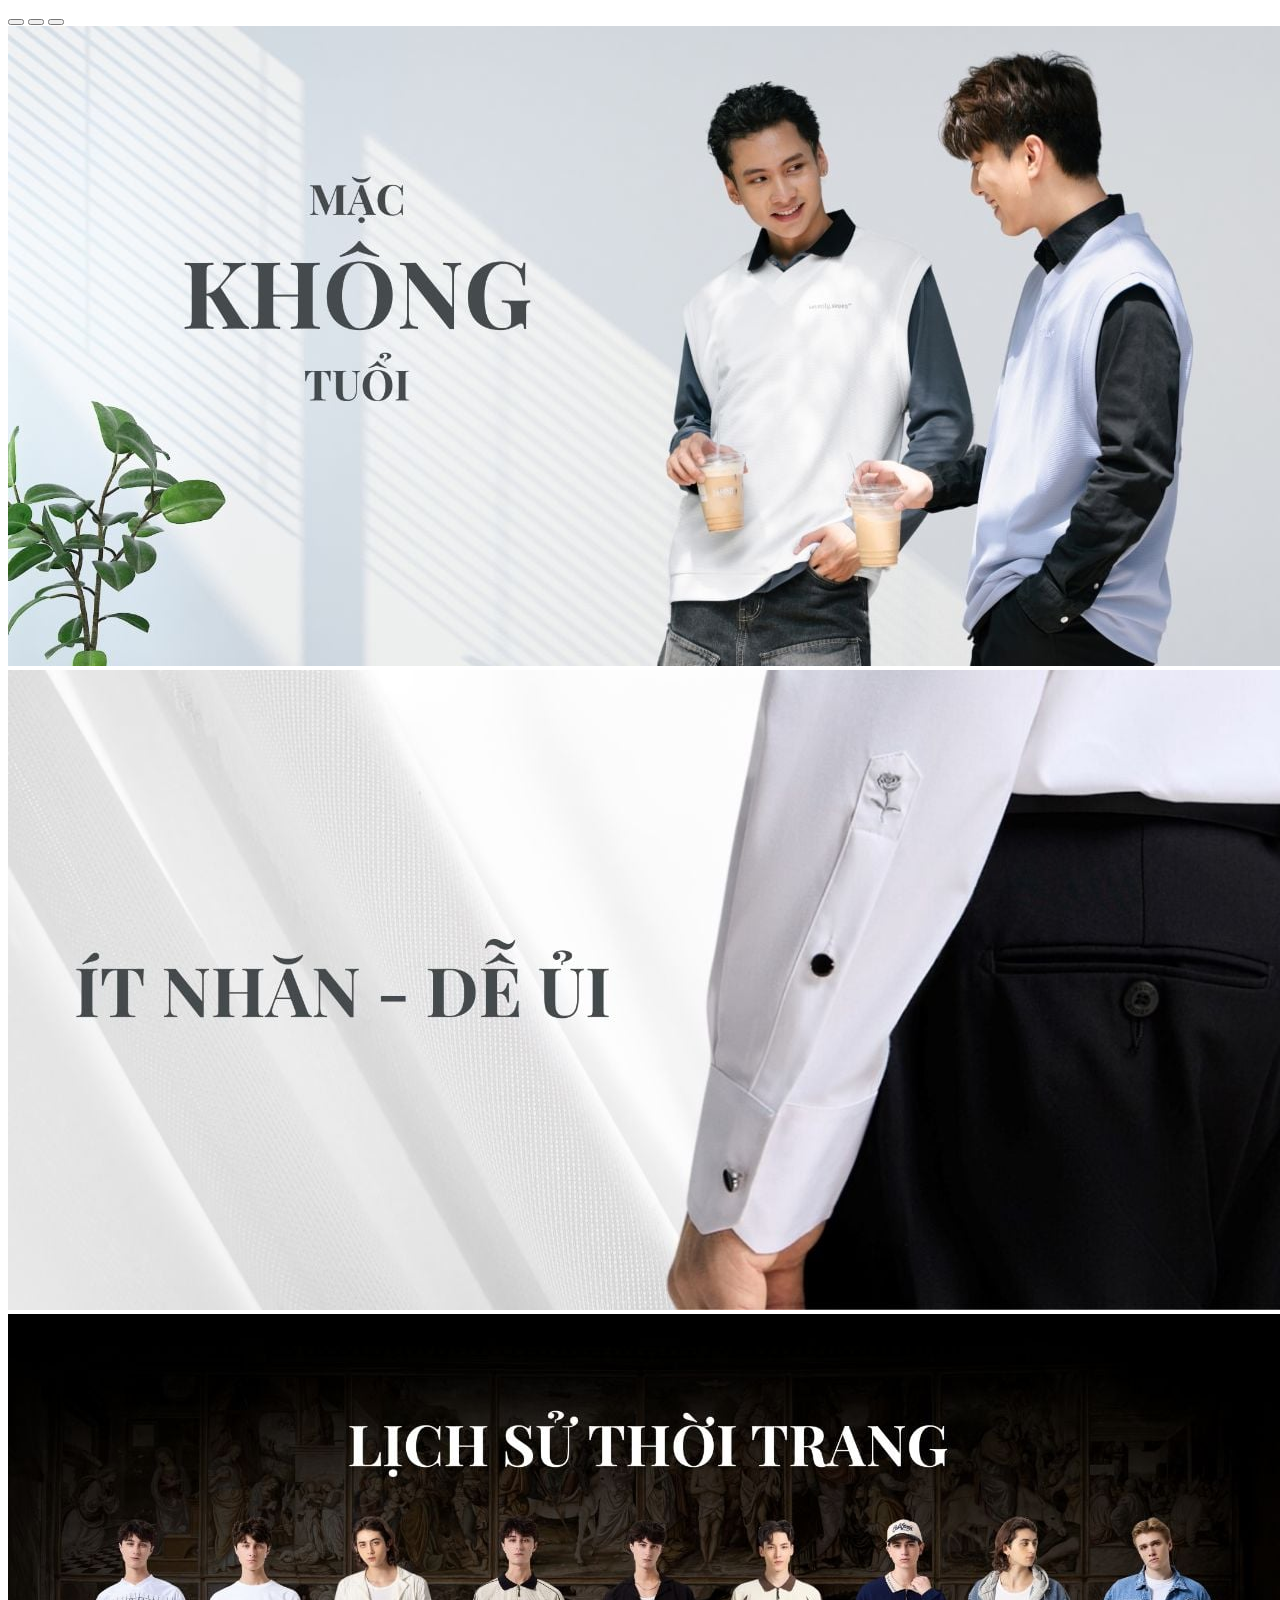
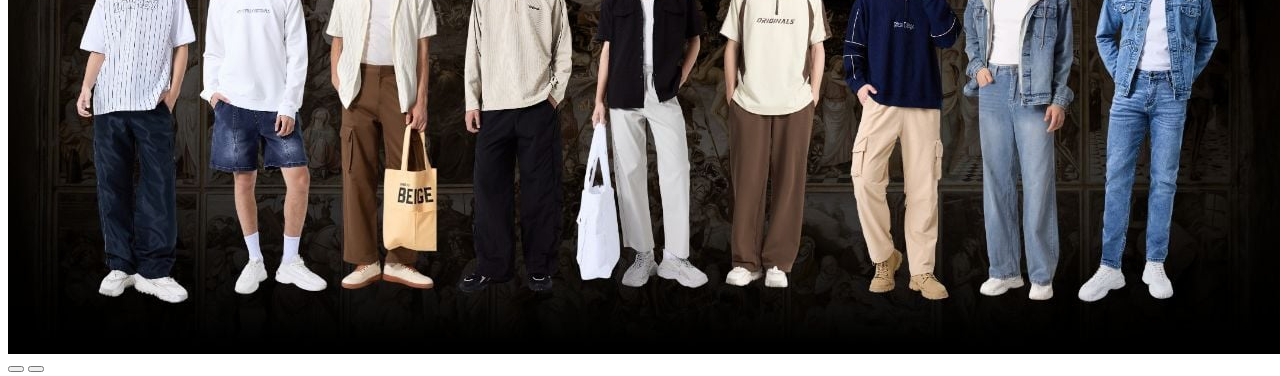
<file: html/slideshow.html>
<!DOCTYPE html>
<html lang="en">

<head>
  <meta charset="UTF-8">
  <meta name="viewport" content="width=device-width, initial-scale=1.0">
  <link href="https://cdn.jsdelivr.net/npm/bootstrap@5.0.2/dist/css/bootstrap.min.css" rel="stylesheet"
    integrity="sha384-EVSTQN3/azprG1Anm3QDgpJLIm9Nao0Yz1ztcQTwFspd3yD65VohhpuuCOmLASjC" crossorigin="anonymous">
  <script src="https://cdn.jsdelivr.net/npm/bootstrap@5.0.2/dist/js/bootstrap.bundle.min.js"
    integrity="sha384-MrcW6ZMFYlzcLA8Nl+NtUVF0sA7MsXsP1UyJoMp4YLEuNSfAP+JcXn/tWtIaxVXM"
    crossorigin="anonymous"></script>
  <style>
    /* Căn giữa nút điều khiển */
    .carousel {
      height: 500px;
      /* Thiết lập chiều cao cố định cho carousel */
    }

    .carousel-control-prev,
    .carousel-control-next {
      top: 50%;
      /* Đặt vị trí theo chiều dọc */
      transform: translateY(-50%);
      /* Căn giữa theo chiều dọc */
      z-index: 5;
      /* Đảm bảo nút nằm trên cùng các phần tử khác */
    }
  </style>
  <title>Document</title>
</head>

<body style="height: 400px; width: 100%;">
  <div id="carouselExampleCaptions" class="carousel slide" data-bs-ride="carousel">
    <div class="carousel-indicators">
      <button type="button" data-bs-target="#carouselExampleCaptions" data-bs-slide-to="0" class="active"
        aria-current="true" aria-label="Slide 1"></button>
      <button type="button" data-bs-target="#carouselExampleCaptions" data-bs-slide-to="1"
        aria-label="Slide 2"></button>
      <button type="button" data-bs-target="#carouselExampleCaptions" data-bs-slide-to="2"
        aria-label="Slide 3"></button>
    </div>
    <div class="carousel-inner">
      <div class="carousel-item active">
        <img src="../img/Banner-uiux-2.jpg" class="d-block w-100" alt="...">
      </div>
      <div class="carousel-item">
        <img src="../img/Banner-uiux-4.jpg" class="d-block w-100" alt="...">
      </div>
      <div class="carousel-item">
        <img src="../img/Banner-uiux-3.jpg" class="d-block w-100" alt="...">
      </div>
    </div>
    <button class="carousel-control-prev" type="button" data-bs-target="#carouselExampleCaptions" data-bs-slide="prev">
      <span class="carousel-control-prev-icon" aria-hidden="true"></span>
    </button>
    <button class="carousel-control-next" type="button" data-bs-target="#carouselExampleCaptions" data-bs-slide="next">
      <span class="carousel-control-next-icon" aria-hidden="true"></span>
    </button>
  </div>
</body>

</html>
</file>
